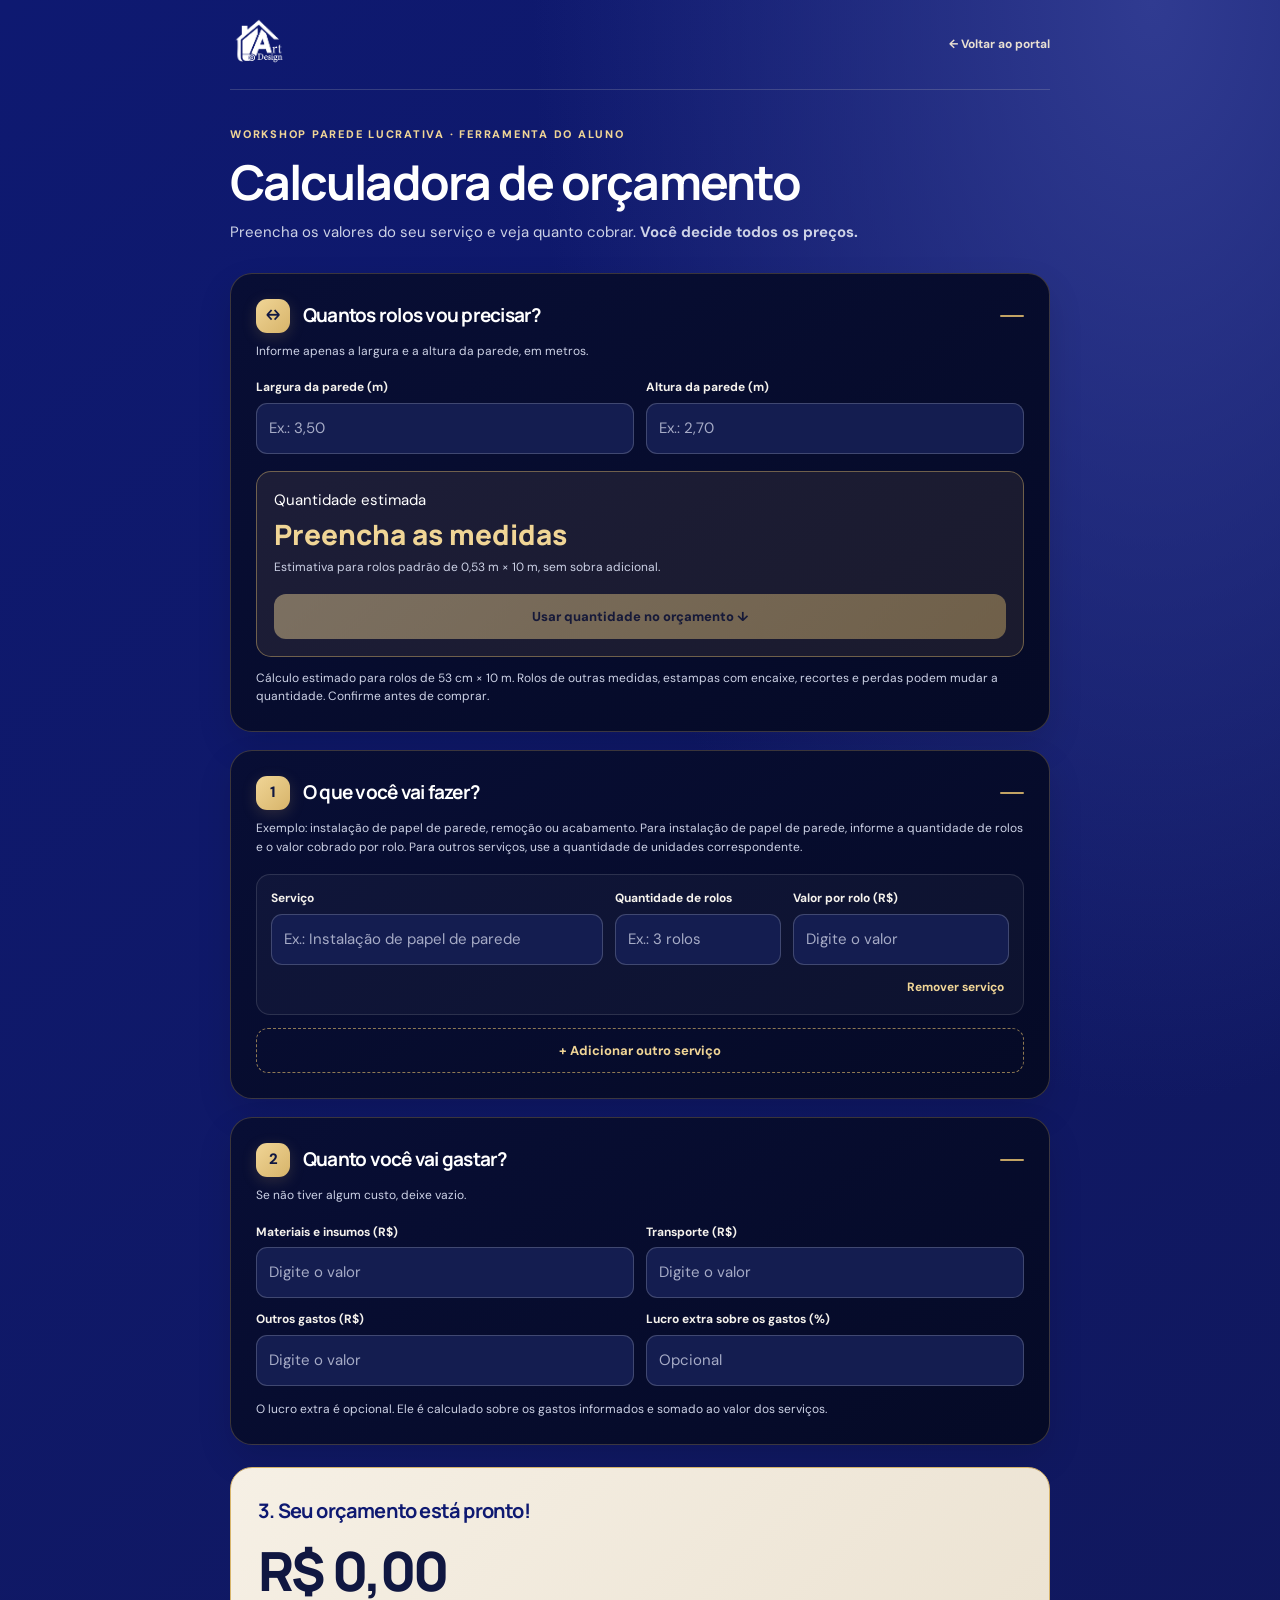
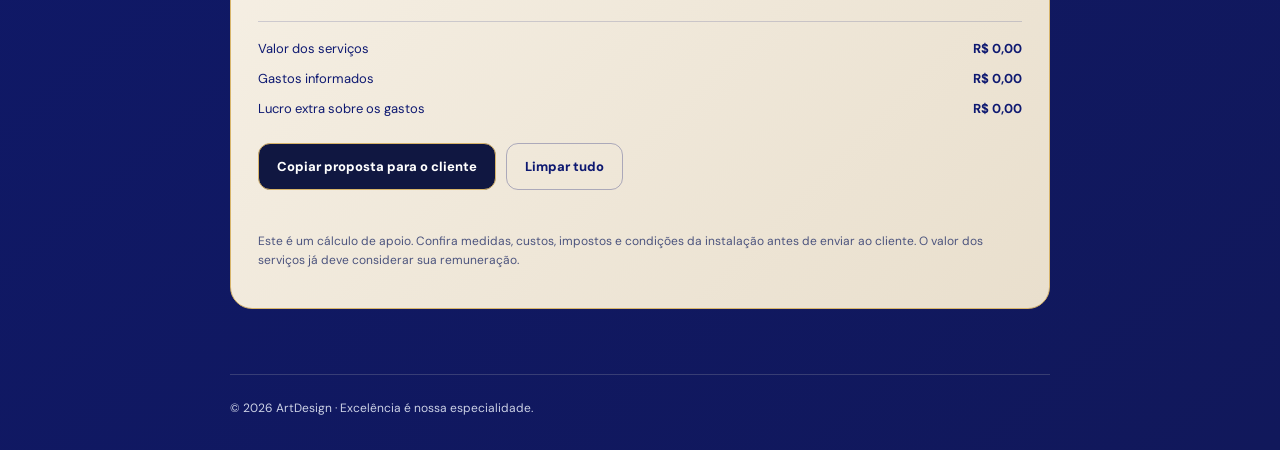
<file: calculadora.html>
<!doctype html>
<html lang="pt-BR">

<head>
    <meta charset="utf-8">
    <meta name="viewport" content="width=device-width,initial-scale=1">
    <meta name="theme-color" content="#0e1971">
    <title>Calculadora Simples | ArtDesign</title>
    <link rel="preconnect" href="https://fonts.googleapis.com">
    <link rel="preconnect" href="https://fonts.gstatic.com" crossorigin>
    <link
        href="https://fonts.googleapis.com/css2?family=DM+Sans:wght@400;500;600;700&family=Manrope:wght@500;600;700;800&display=swap"
        rel="stylesheet">
    <style>
        :root {
            --navy: #0e1971;
            --dark: #080e35;
            --beige: #e9e0d2;
            --gold: #d7b46a;
            --gold-bright: #f0d596;
            --muted: #cdd2e6;
            --line: rgba(233, 224, 210, .18)
        }

        * {
            box-sizing: border-box
        }

        body {
            margin: 0;
            background: radial-gradient(ellipse at 90% 0%, #303b91 0%, transparent 38%), linear-gradient(140deg, #0e1971, #11185b);
            color: white;
            font: 15px/1.55 'DM Sans', sans-serif;
            min-height: 100vh
        }

        h1,
        h2,
        h3 {
            font-family: Manrope, sans-serif;
            letter-spacing: -.04em
        }

        a {
            color: inherit;
            text-decoration: none
        }

        .wrap {
            width: min(820px, calc(100% - 32px));
            margin: auto
        }

        header {
            display: flex;
            justify-content: space-between;
            align-items: center;
            gap: 15px;
            min-height: 90px;
            border-bottom: 1px solid var(--line)
        }

        header img {
            height: 58px;
            width: auto;
            max-width: 150px;
            object-fit: contain
        }

        header a:last-child {
            font-size: 12px;
            color: var(--beige);
            font-weight: 700
        }

        main {
            padding: 36px 0 65px
        }

        .kicker {
            font-size: 11px;
            letter-spacing: .16em;
            color: var(--beige);
            font-weight: 800;
            text-transform: uppercase
        }

        h1 {
            font-size: clamp(30px, 5vw, 48px);
            line-height: 1.13;
            margin: 12px 0
        }

        p.lead {
            color: var(--muted);
            margin: 0 0 28px
        }

        .panel {
            background: linear-gradient(145deg, #080e35, #050a26);
            border: 1px solid var(--line);
            border-radius: 22px;
            padding: 25px;
            margin: 18px 0;
            box-shadow: 0 15px 35px rgba(0, 0, 0, .12)
        }

        .heading {
            display: flex;
            align-items: center;
            gap: 13px;
            margin-bottom: 18px
        }

        .number {
            display: grid;
            place-items: center;
            background: var(--beige);
            color: var(--navy);
            font-weight: 800;
            width: 34px;
            height: 34px;
            border-radius: 11px;
            flex-shrink: 0
        }

        .heading h2 {
            font-size: 19px;
            margin: 0
        }

        .hint {
            font-size: 12px;
            color: var(--muted);
            margin: -9px 0 18px
        }

        .fields {
            display: grid;
            grid-template-columns: 2fr 1fr 1.3fr;
            gap: 12px
        }

        .field {
            display: flex;
            flex-direction: column;
            gap: 6px
        }

        .field label {
            font-size: 12px;
            font-weight: 700;
            color: #f5f2ec
        }

        .field input,
        .field select {
            width: 100%;
            min-width: 0;
            border: 1px solid rgba(255, 255, 255, .19);
            border-radius: 11px;
            background: #141d50;
            color: #fff;
            padding: 13px 12px;
            font: inherit;
            outline: none
        }

        .field input:focus,
        .field select:focus {
            border-color: var(--beige);
            box-shadow: 0 0 0 3px rgba(233, 224, 210, .12)
        }

        input::placeholder {
            color: #a6abc6
        }

        .field select option {
            background: #141d50
        }

        .items {
            display: grid;
            gap: 14px
        }

        .item {
            border: 1px solid rgba(255, 255, 255, .12);
            border-radius: 14px;
            padding: 14px;
            background: rgba(255, 255, 255, .035)
        }

        .item-actions {
            display: flex;
            justify-content: flex-end;
            margin-top: 9px
        }

        .text-btn {
            border: 0;
            background: none;
            color: var(--beige);
            font: 700 12px 'DM Sans', sans-serif;
            cursor: pointer;
            padding: 5px
        }

        .add {
            border: 1px dashed rgba(233, 224, 210, .5);
            background: transparent;
            color: var(--beige);
            padding: 13px 16px;
            border-radius: 12px;
            font: 700 13px 'DM Sans', sans-serif;
            cursor: pointer;
            margin-top: 13px;
            width: 100%
        }

        .two {
            display: grid;
            grid-template-columns: 1fr 1fr;
            gap: 12px
        }

        .optional {
            display: flex;
            align-items: center;
            gap: 8px;
            color: var(--muted);
            font-size: 12px;
            margin-top: 13px
        }

        .optional input {
            accent-color: var(--beige)
        }

        .extra {
            margin-top: 15px
        }

        .result {
            background: linear-gradient(140deg, #e9e0d2, #f6f1e9);
            color: #0e1971;
            border-radius: 22px;
            padding: 27px;
            margin-top: 22px
        }

        .result h2 {
            margin: 0 0 8px;
            font-size: 20px
        }

        .total {
            font: 800 clamp(35px, 7vw, 54px)/1.2 Manrope, sans-serif;
            letter-spacing: -.05em;
            margin: 12px 0 18px;
            overflow-wrap: anywhere
        }

        .breakdown {
            border-top: 1px solid rgba(14, 25, 113, .17);
            padding-top: 12px
        }

        .line {
            display: flex;
            justify-content: space-between;
            gap: 12px;
            font-size: 13px;
            padding: 5px 0
        }

        .line strong {
            white-space: nowrap
        }

        .actions {
            display: flex;
            flex-wrap: wrap;
            gap: 10px;
            margin-top: 19px
        }

        .btn {
            border: 0;
            border-radius: 12px;
            padding: 14px 18px;
            font: 800 13px 'DM Sans', sans-serif;
            cursor: pointer
        }

        .btn.main {
            background: #0e1971;
            color: white
        }

        .btn.secondary {
            background: transparent;
            color: #0e1971;
            border: 1px solid rgba(14, 25, 113, .3)
        }

        .notice {
            font-size: 12px;
            color: #4c547e;
            margin-top: 14px
        }

        .toast {
            min-height: 20px;
            font-size: 12px;
            margin-top: 8px
        }

        footer {
            border-top: 1px solid var(--line);
            padding: 24px 0 32px;
            color: var(--muted);
            font-size: 12px
        }

        @media(max-width:600px) {
            header img {
                height: 48px
            }

            .panel {
                padding: 18px;
                border-radius: 18px
            }

            .fields {
                grid-template-columns: 1fr 1fr
            }

            .fields .field:first-child {
                grid-column: 1/-1
            }

            .two {
                grid-template-columns: 1fr
            }

            .result {
                padding: 21px
            }

            .actions .btn {
                width: 100%
            }

            main {
                padding-top: 28px
            }
        }

        /* Detalhes dourados discretos */
        .kicker {
            color: var(--gold-bright)
        }

        .number {
            background: linear-gradient(135deg, var(--gold-bright), var(--gold));
            color: #101741;
            box-shadow: 0 4px 15px rgba(215, 180, 106, .18)
        }

        .panel {
            border-color: rgba(215, 180, 106, .25)
        }

        .heading h2 {
            color: #fff
        }

        .heading::after {
            content: "";
            height: 2px;
            width: 24px;
            background: var(--gold);
            border-radius: 3px;
            margin-left: auto;
            opacity: .9
        }

        .field input:focus,
        .field select:focus {
            border-color: var(--gold);
            box-shadow: 0 0 0 3px rgba(215, 180, 106, .14)
        }

        .add {
            color: var(--gold-bright);
            border-color: rgba(215, 180, 106, .65)
        }

        .add:hover {
            background: rgba(215, 180, 106, .08)
        }

        .text-btn {
            color: var(--gold-bright)
        }

        .result {
            background: linear-gradient(135deg, #f6f0e5, #e9dfcd);
            border: 1px solid var(--gold)
        }

        .result .total {
            color: #101741
        }

        .btn.main {
            background: #101741;
            border: 1px solid var(--gold)
        }

        .btn.main:hover {
            background: #20265a
        }

        .measure-fields {
            display: grid;
            grid-template-columns: repeat(2, minmax(0, 1fr));
            gap: 12px
        }

        .measure-result {
            margin-top: 17px;
            padding: 17px;
            border-radius: 15px;
            background: rgba(215, 180, 106, .1);
            border: 1px solid rgba(215, 180, 106, .45)
        }

        .measure-result strong {
            display: block;
            font: 800 28px Manrope, sans-serif;
            color: var(--gold-bright);
            margin: 3px 0
        }

        .measure-result p {
            font-size: 12px;
            color: var(--muted);
            margin: 5px 0
        }

        .measure-btn {
            margin-top: 12px;
            width: 100%;
            background: linear-gradient(135deg, var(--gold-bright), var(--gold));
            color: #101741
        }

        .measure-btn:disabled {
            opacity: .45;
            cursor: not-allowed
        }

        .measure-note {
            font-size: 12px;
            color: var(--muted);
            margin: 12px 0 0
        }

        @media(max-width:460px) {
            .measure-fields {
                grid-template-columns: 1fr
            }
        }
    </style>
</head>

<body>
    <div class="wrap">
        <header><a href="./workshop.html" aria-label="Voltar ao portal"><img src="assets/logoad.png"
                    alt="ArtDesign"></a><a href="./workshop.html">← Voltar ao portal</a></header>
        <main>
            <div class="kicker">Workshop Parede Lucrativa · Ferramenta do aluno</div>
            <h1>Calculadora de orçamento</h1>
            <p class="lead">Preencha os valores do seu serviço e veja quanto cobrar. <strong>Você decide todos os
                    preços.</strong></p>
            <section class="panel" id="rollCalculator">
                <div class="heading"><span class="number">↔</span>
                    <h2>Quantos rolos vou precisar?</h2>
                </div>
                <p class="hint">Informe apenas a largura e a altura da parede, em metros.</p>
                <div class="measure-fields">
                    <div class="field"><label for="wallWidth">Largura da parede (m)</label><input id="wallWidth"
                            inputmode="decimal" placeholder="Ex.: 3,50"></div>
                    <div class="field"><label for="wallHeight">Altura da parede (m)</label><input id="wallHeight"
                            inputmode="decimal" placeholder="Ex.: 2,70"></div>
                </div>
                <div class="measure-result" aria-live="polite"><span>Quantidade estimada</span><strong
                        id="rollEstimate">Preencha as medidas</strong>
                    <p id="rollDetails">Estimativa para rolos padrão de 0,53 m × 10 m, sem sobra adicional.</p><button
                        type="button" class="btn measure-btn" id="useRolls" disabled>Usar quantidade no orçamento
                        ↓</button>
                </div>
                <p class="measure-note">Cálculo estimado para rolos de 53 cm × 10 m. Rolos de outras medidas, estampas
                    com encaixe, recortes e perdas podem mudar a quantidade. Confirme antes de comprar.</p>
            </section>
            <section class="panel">
                <div class="heading"><span class="number">1</span>
                    <h2>O que você vai fazer?</h2>
                </div>
                <p class="hint">Exemplo: instalação de papel de parede, remoção ou acabamento. Para instalação de papel
                    de parede, informe a quantidade de rolos e o valor cobrado por rolo. Para outros serviços, use a
                    quantidade de unidades correspondente.</p>
                <div id="items" class="items"></div><button type="button" class="add" id="add">+ Adicionar outro
                    serviço</button>
            </section>
            <section class="panel">
                <div class="heading"><span class="number">2</span>
                    <h2>Quanto você vai gastar?</h2>
                </div>
                <p class="hint">Se não tiver algum custo, deixe vazio.</p>
                <div class="two">
                    <div class="field"><label for="materials">Materiais e insumos (R$)</label><input id="materials"
                            inputmode="decimal" placeholder="Digite o valor"></div>
                    <div class="field"><label for="transport">Transporte (R$)</label><input id="transport"
                            inputmode="decimal" placeholder="Digite o valor"></div>
                    <div class="field"><label for="others">Outros gastos (R$)</label><input id="others"
                            inputmode="decimal" placeholder="Digite o valor"></div>
                    <div class="field"><label for="extraProfit">Lucro extra sobre os gastos (%)</label><input
                            id="extraProfit" inputmode="decimal" placeholder="Opcional"></div>
                </div>
                <p class="hint" style="margin:14px 0 0">O lucro extra é opcional. Ele é calculado sobre os gastos
                    informados e somado ao valor dos serviços.</p>
            </section>
            <section class="result" aria-live="polite">
                <h2>3. Seu orçamento está pronto!</h2>
                <div class="total" id="total">R$ 0,00</div>
                <div class="breakdown">
                    <div class="line"><span>Valor dos serviços</span><strong id="servicesTotal">R$ 0,00</strong></div>
                    <div class="line"><span>Gastos informados</span><strong id="costsTotal">R$ 0,00</strong></div>
                    <div class="line"><span>Lucro extra sobre os gastos</span><strong id="profitTotal">R$ 0,00</strong>
                    </div>
                </div>
                <div class="actions"><button type="button" class="btn main" id="copy">Copiar proposta para o
                        cliente</button><button type="button" class="btn secondary" id="clear">Limpar tudo</button>
                </div>
                <div class="toast" id="toast" role="status"></div>
                <p class="notice">Este é um cálculo de apoio. Confira medidas, custos, impostos e condições da
                    instalação antes de enviar ao cliente. O valor dos serviços já deve considerar sua remuneração.</p>
            </section>
        </main>
        <footer>© 2026 ArtDesign · Excelência é nossa especialidade.</footer>
    </div>
    <script>
        (() => {
            'use strict'; const $ = id => document.getElementById(id), money = n => new Intl.NumberFormat('pt-BR', {style: 'currency', currency: 'BRL'}).format(n), num = v => {let s = String(v || '').trim().replace(/[^\d,.-]/g, ''); if (s.includes(',')) s = s.replace(/\./g, '').replace(',', '.'); const n = Number(s); return Number.isFinite(n) && n > 0 ? n : 0}; let seq = 0; const items = $('items'); function addItem() {const id = ++seq; const el = document.createElement('div'); el.className = 'item'; el.innerHTML = `<div class="fields"><div class="field"><label for="name${id}">Serviço</label><input id="name${id}" class="name" placeholder="Ex.: Instalação de papel de parede"></div><div class="field"><label for="qty${id}">Quantidade de rolos</label><input id="qty${id}" class="qty" inputmode="decimal" placeholder="Ex.: 3 rolos"></div><div class="field"><label for="price${id}">Valor por rolo (R$)</label><input id="price${id}" class="price" inputmode="decimal" placeholder="Digite o valor"></div></div><div class="item-actions"><button type="button" class="text-btn remove">Remover serviço</button></div>`; el.querySelector('.remove').addEventListener('click', () => {el.remove(); if (!items.children.length) addItem(); calc()}); items.append(el); calc()}
            let estimatedRolls = 0;
            function calculateRolls() {const w = num($('wallWidth').value), h = num($('wallHeight').value), rw = 0.53, rl = 10, extra = 0; const output = $('rollEstimate'), details = $('rollDetails'), use = $('useRolls'); estimatedRolls = 0; if (!(w > 0 && h > 0)) {output.textContent = 'Preencha as medidas'; details.textContent = 'Estimativa para rolos padrão de 0,53 m × 10 m, sem sobra adicional.'; use.disabled = true; return } const perRoll = Math.floor((rl + 1e-9) / (h + extra)); if (perRoll < 1) {output.textContent = 'Rolo insuficiente'; details.textContent = 'O comprimento do rolo é menor que a altura da faixa necessária. Confira as medidas.'; use.disabled = true; return } const strips = Math.ceil(w / rw - 1e-9); estimatedRolls = Math.ceil(strips / perRoll); output.textContent = estimatedRolls + ' ' + (estimatedRolls === 1 ? 'rolo' : 'rolos'); details.textContent = `${strips} faixa(s) necessárias • ${perRoll} faixa(s) por rolo. Estimativa sem ajuste de encaixe da estampa.`; use.disabled = false}
            $('useRolls').addEventListener('click', () => {if (!estimatedRolls) return; let item = items.firstElementChild; if (!item) {addItem(); item = items.firstElementChild} item.querySelector('.qty').value = estimatedRolls; if (!item.querySelector('.name').value.trim()) item.querySelector('.name').value = 'Instalação de papel de parede'; calc(); item.scrollIntoView({behavior: 'smooth', block: 'center'}); item.querySelector('.price').focus({preventScroll: true})});
            function calc() {let services = 0; for (const el of items.children) {services += num(el.querySelector('.qty').value) * num(el.querySelector('.price').value)} const costs = num($('materials').value) + num($('transport').value) + num($('others').value); const profit = costs * num($('extraProfit').value) / 100; const total = services + costs + profit; $('servicesTotal').textContent = money(services); $('costsTotal').textContent = money(costs); $('profitTotal').textContent = money(profit); $('total').textContent = money(total); return {services, costs, profit, total}}
            function budgetText() {
                const r = calc();
                const lines = ['*ORÇAMENTO DE SERVIÇOS*', '', 'Olá! Tudo bem? 😊', '', 'Segue nossa proposta para a realização do serviço solicitado:', ''];
                let count = 0;
                for (const el of items.children) {
                    const name = el.querySelector('.name').value.trim() || 'Serviço';
                    const q = num(el.querySelector('.qty').value), p = num(el.querySelector('.price').value);
                    if (q > 0 && p > 0) {
                        count++;
                        const qty = Number.isInteger(q) ? String(q) : q.toLocaleString('pt-BR');
                        lines.push(`*${count}. ${name}*`, `Quantidade: ${qty} ${/papel de parede|instalação/i.test(name) ? 'rolo(s)' : 'unidade(s)'}`, `Valor unitário: ${money(p)}`, `Subtotal: ${money(q * p)}`, '');
                    }
                }
                if (!count) lines.push('Serviço a definir', '');
                lines.push(`*VALOR TOTAL DO ORÇAMENTO: ${money(r.total)}*`, '', 'O valor apresentado corresponde à proposta completa para os serviços descritos acima.', 'Ficamos à disposição para esclarecer dúvidas e combinar os próximos passos.', '', 'Agradecemos pela confiança!');
                return lines.join('\n');
            }
            $('add').addEventListener('click', addItem); document.addEventListener('input', e => {if (e.target.matches('input')) {calc(); calculateRolls()} }); $('clear').addEventListener('click', () => {items.innerHTML = ''; for (const id of ['wallWidth', 'wallHeight', 'materials', 'transport', 'others', 'extraProfit']) $(id).value = ''; addItem(); calculateRolls(); $('toast').textContent = 'Campos limpos.'}); $('copy').addEventListener('click', async () => {const text = budgetText(); try {await navigator.clipboard.writeText(text); $('toast').textContent = 'Proposta copiada! Cole no WhatsApp do cliente.'} catch {const t = document.createElement('textarea'); t.value = text; document.body.append(t); t.select(); const ok = document.execCommand('copy'); t.remove(); $('toast').textContent = ok ? 'Proposta copiada! Cole no WhatsApp do cliente.' : 'Não foi possível copiar automaticamente.'} }); addItem()
        })();
    </script>
</body>

</html>
</file>
